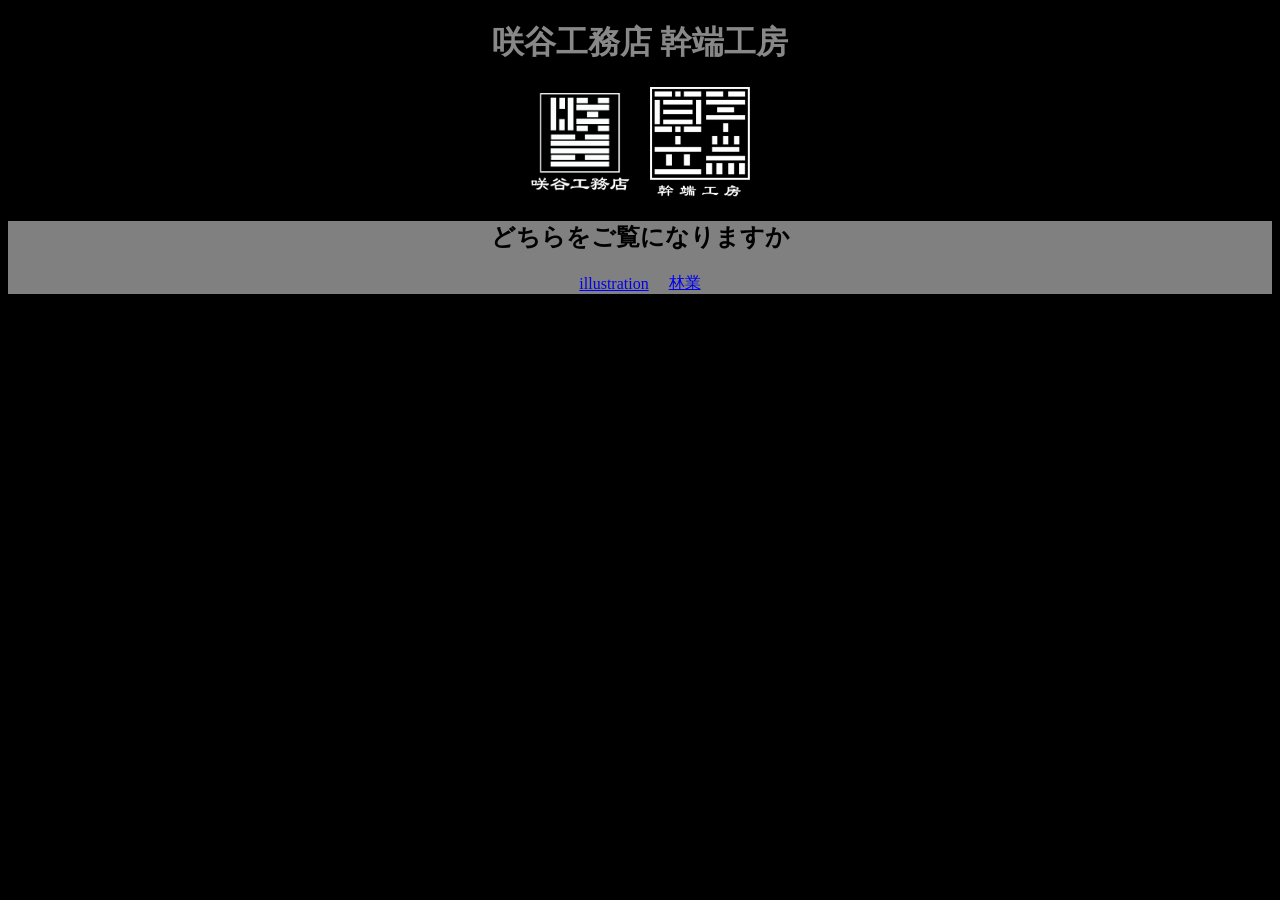
<file: index.html>
<!DOCTYPE html>
<html lang="ja">
<head>
    <meta charset="UTF-8">
    <meta http-equiv="X-UA-Compatible" content="IE=edge">
    <meta name="viewport" content="width=device-width, initial-scale=1.0">
    <link href="style.css" rel="stylesheet">
    <title>咲谷工務店</title>
</head>
<body>
    <header>
<h1>咲谷工務店 幹端工房</h1>
    </header>
    <div>
        <img src="images/sakitanimark.png" alt="サキタニコウムテン">
        <img src="images/mikibatamark.png" alt="ミキバタコウボウ">
    </div>
    <main>
<h2>どちらをご覧になりますか</h2>
<div>
 <a href="illustration.html">illustration</a>
 <a href="ringyo.html">林業</a>
 </div>
    </main>
    <aside>

    </aside>
    
</body>
</html>
</file>
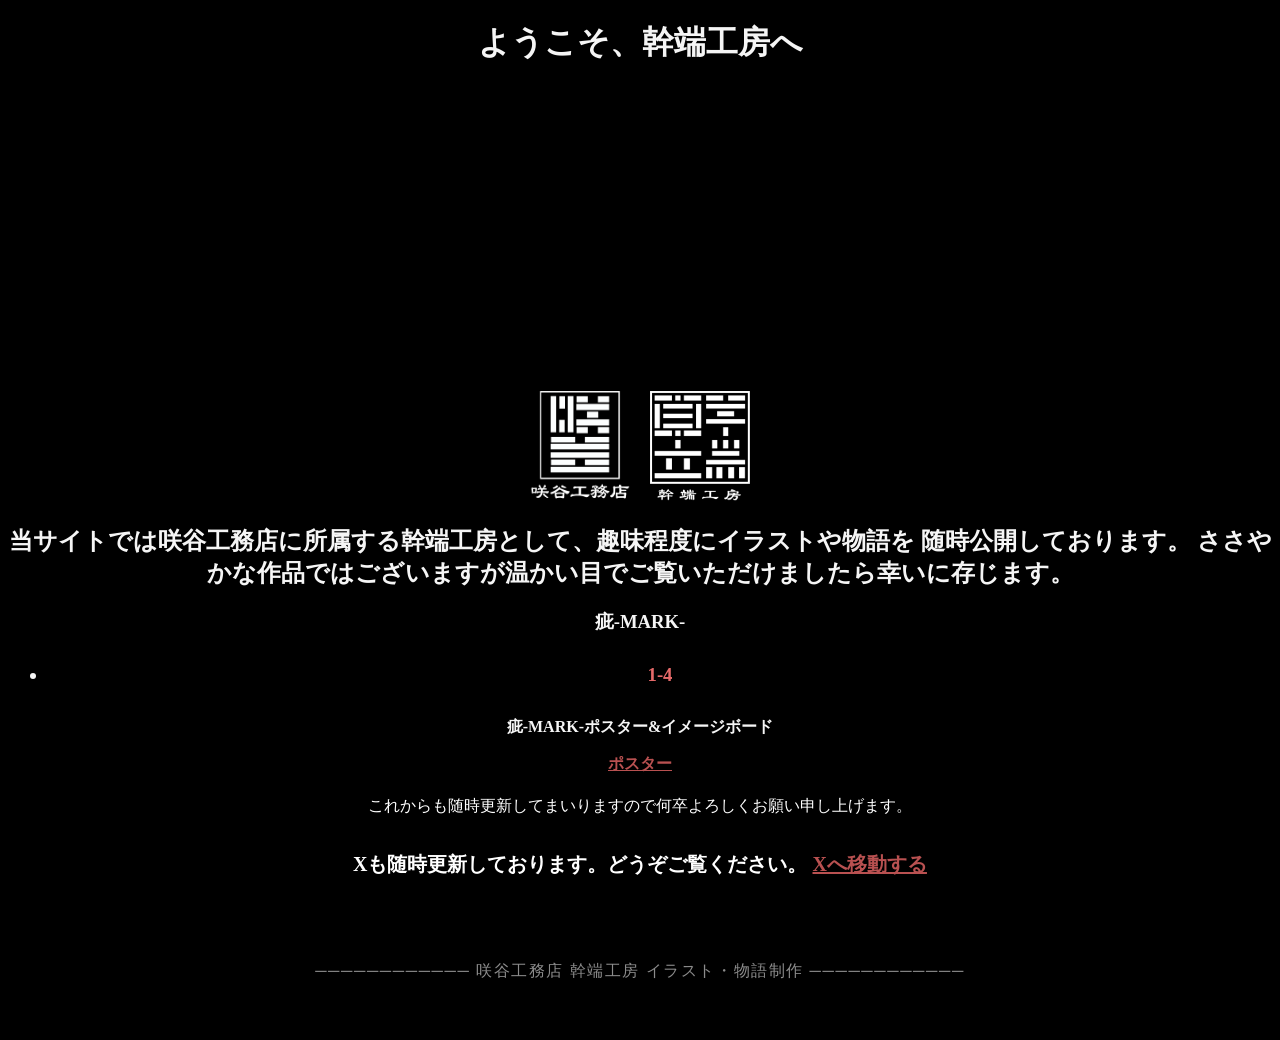
<file: illustration.html>
<!DOCTYPE html>
<html lang="ja">
<head>
    <meta charset="UTF-8">
    <meta name="viewport" content="width=device-width, initial-scale=1.0">
    <title>幹端工房</title>
    <link href="illustration.css" rel="stylesheet">
</head>
<body>
    <header>
    <h1>ようこそ、幹端工房へ</h1>
        <video autoplay muted loop playsinline class="vvheader-video">
            <source src="videos/titlemovie.mp4" type="video/mp4">
        </video>
        <div>
            <img src="images/sakitanimark.png" alt="サキタニコウムテン">
            <img src="images/mikibatamark.png" alt="ミキバタコウボウ">
        </div>
        <h2>当サイトでは咲谷工務店に所属する幹端工房として、趣味程度にイラストや物語を
            随時公開しております。
            ささやかな作品ではございますが温かい目でご覧いただけましたら幸いに存じます。
        </h2>
        <h3>
            <p>疵-MARK-</p>
            <ul class="story-list">
            <li><a href="mark1-4.html">1-4</a></li>
            </ul>
        </h3>
        <h4>
            <p>疵-MARK-ポスター&イメージボード</p>
            <a href="poster.html">ポスター</a>
    </header>

    <main>
        <p>これからも随時更新してまいりますので何卒よろしくお願い申し上げます。</p>
        <h5>
            Xも随時更新しております。どうぞご覧ください。
        <a href="https://x.com/mikibata1998?s=11">Xへ移動する</a>
        </h5>

       
    </main>
    <footer>
 ────────────
咲谷工務店 幹端工房 

イラスト・物語制作
────────────
        
    </footer>
    
</body>
</html>
</file>
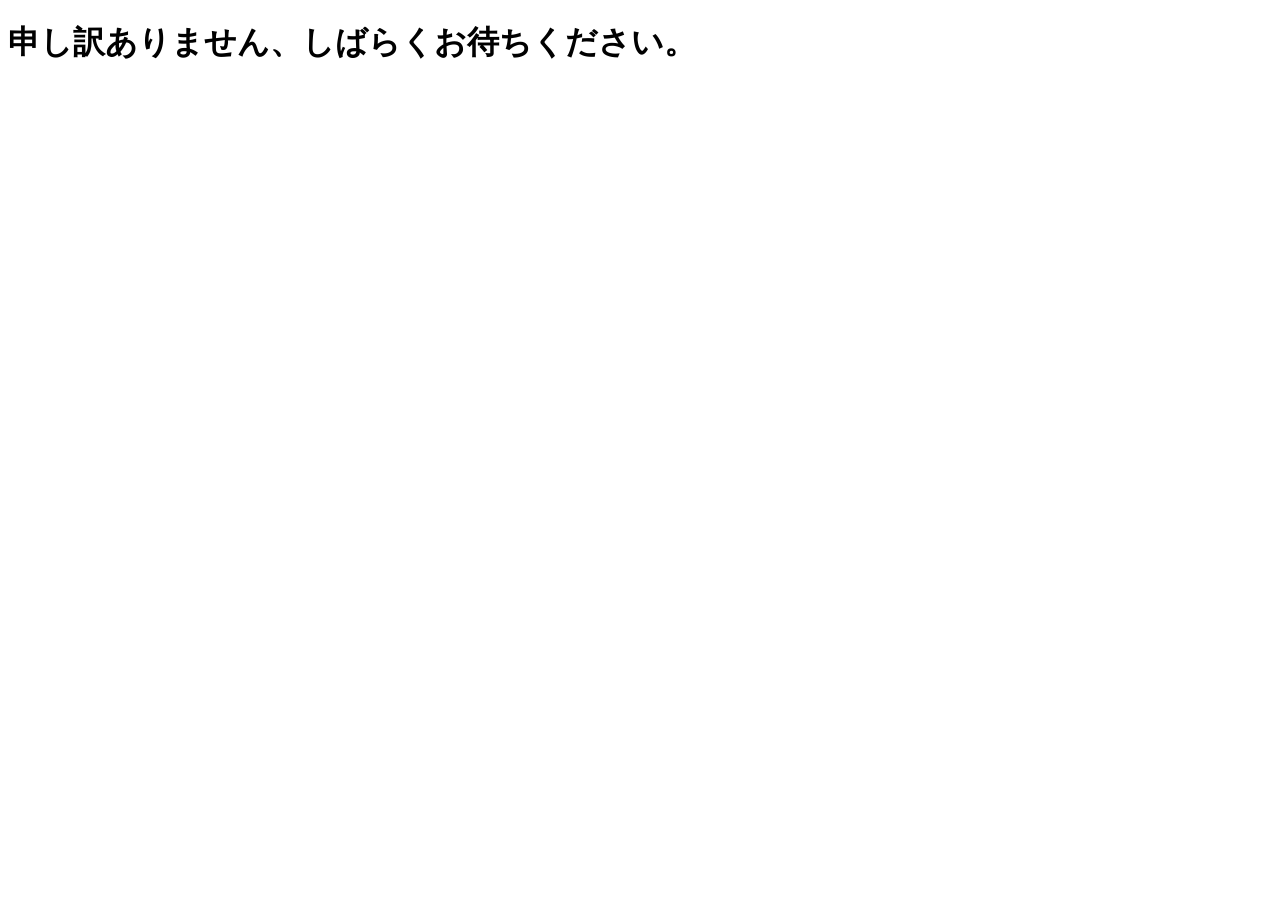
<file: mark1-4.html>
<!DOCTYPE html>
<html lang="ja">
<head>
    <meta charset="UTF-8">
    <meta name="viewport" content="width=device-width, initial-scale=1.0">
    <title>MARK1-4</title>
</head>
<body>
    <h1>申し訳ありません、しばらくお待ちください。</h1>
</body>
</html>
</file>
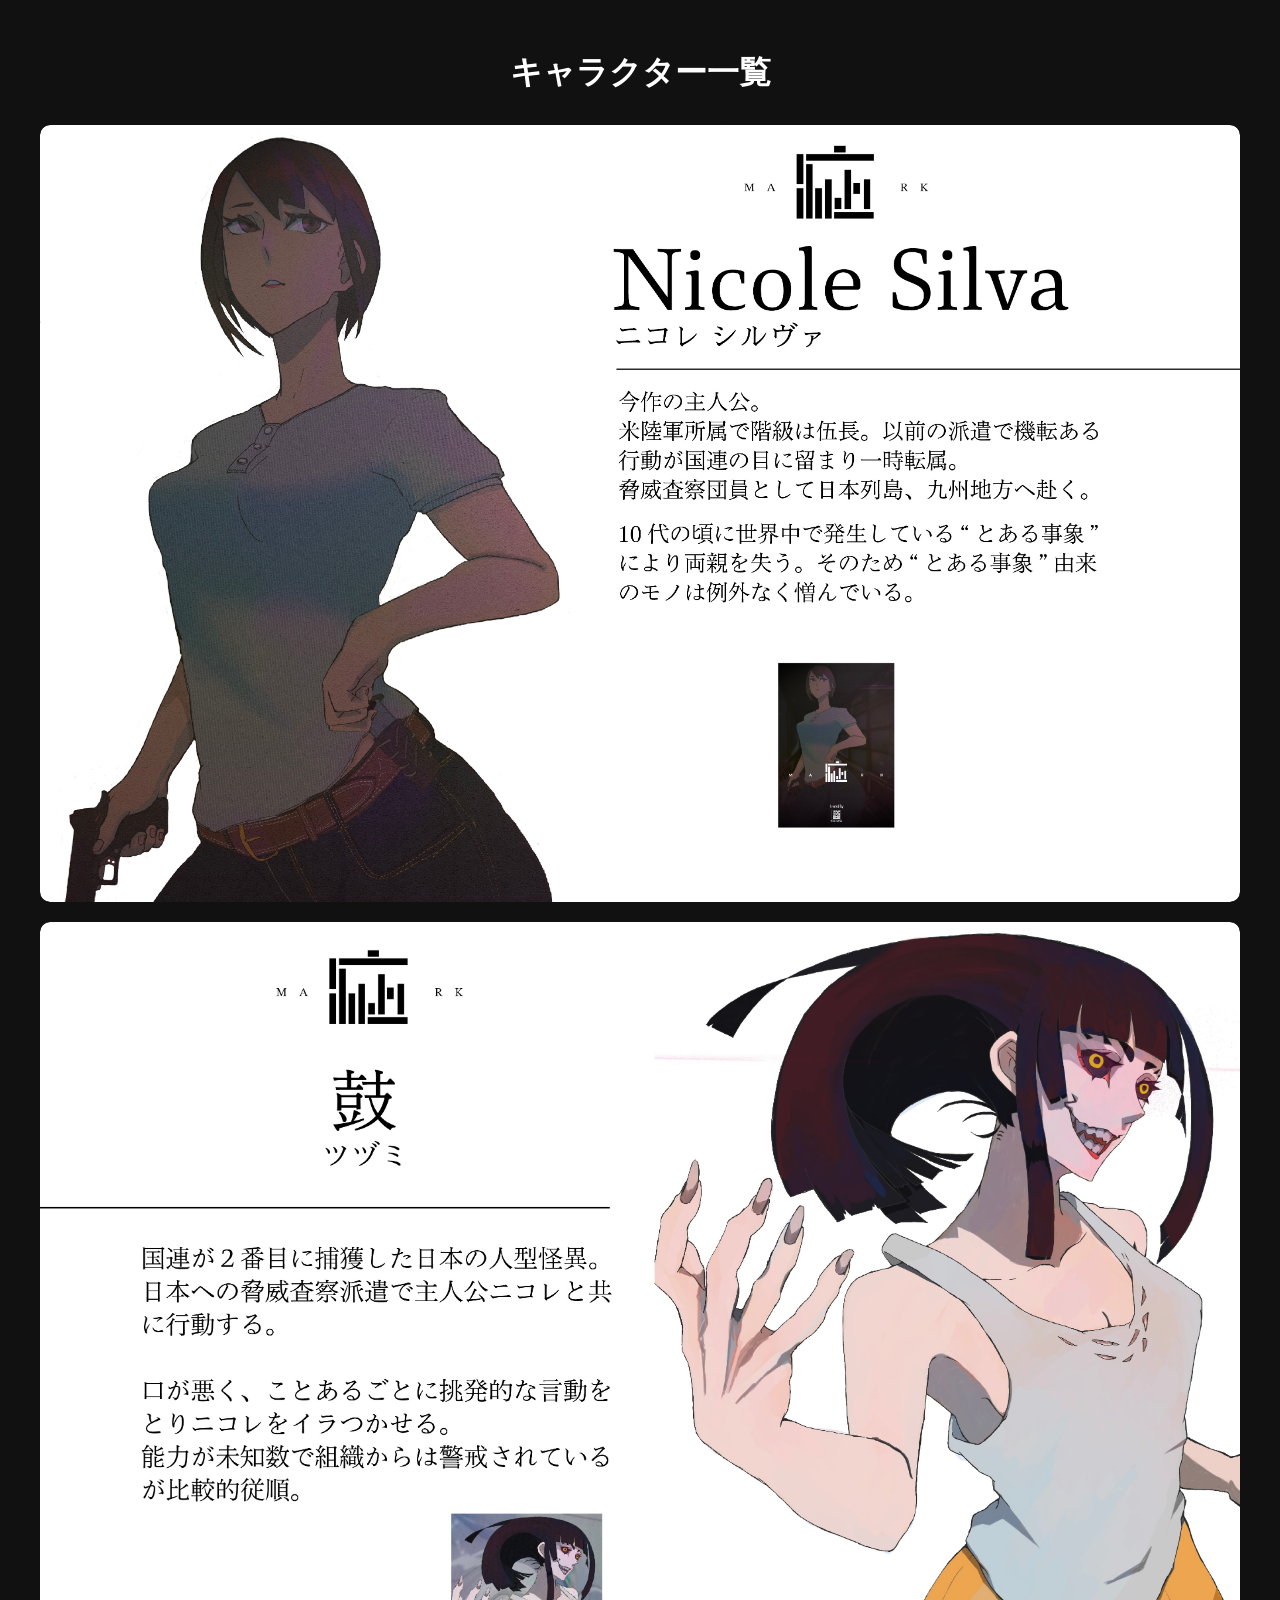
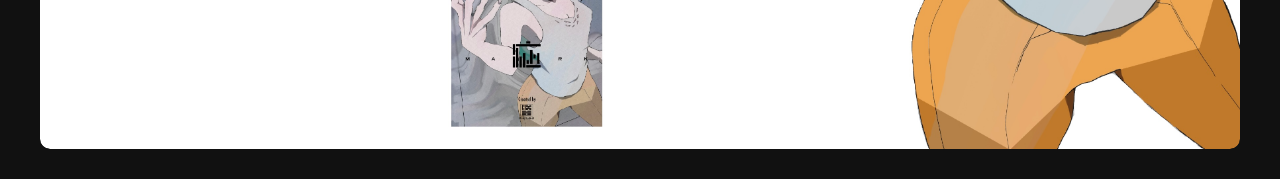
<file: poster.html>
<!DOCTYPE html>
<html lang="ja">
<head>
    <meta charset="UTF-8">
    <meta name="viewport" content="width=device-width, initial-scale=1.0">
    <title>MARK-poster</title>
    <link rel="stylesheet" href="poster.css">
</head>
<body>
   <h1>キャラクター一覧</h1>  
   <div class="gallery">
    <div class="item">
        <img src="images/nicole chara.jpeg" alt="紹介１">
    </div>
    <div class="item">
        <img src="images/tudumi chara.jpeg" alt="紹介２">
    </div>
   </div>
</body>
</html>
</file>
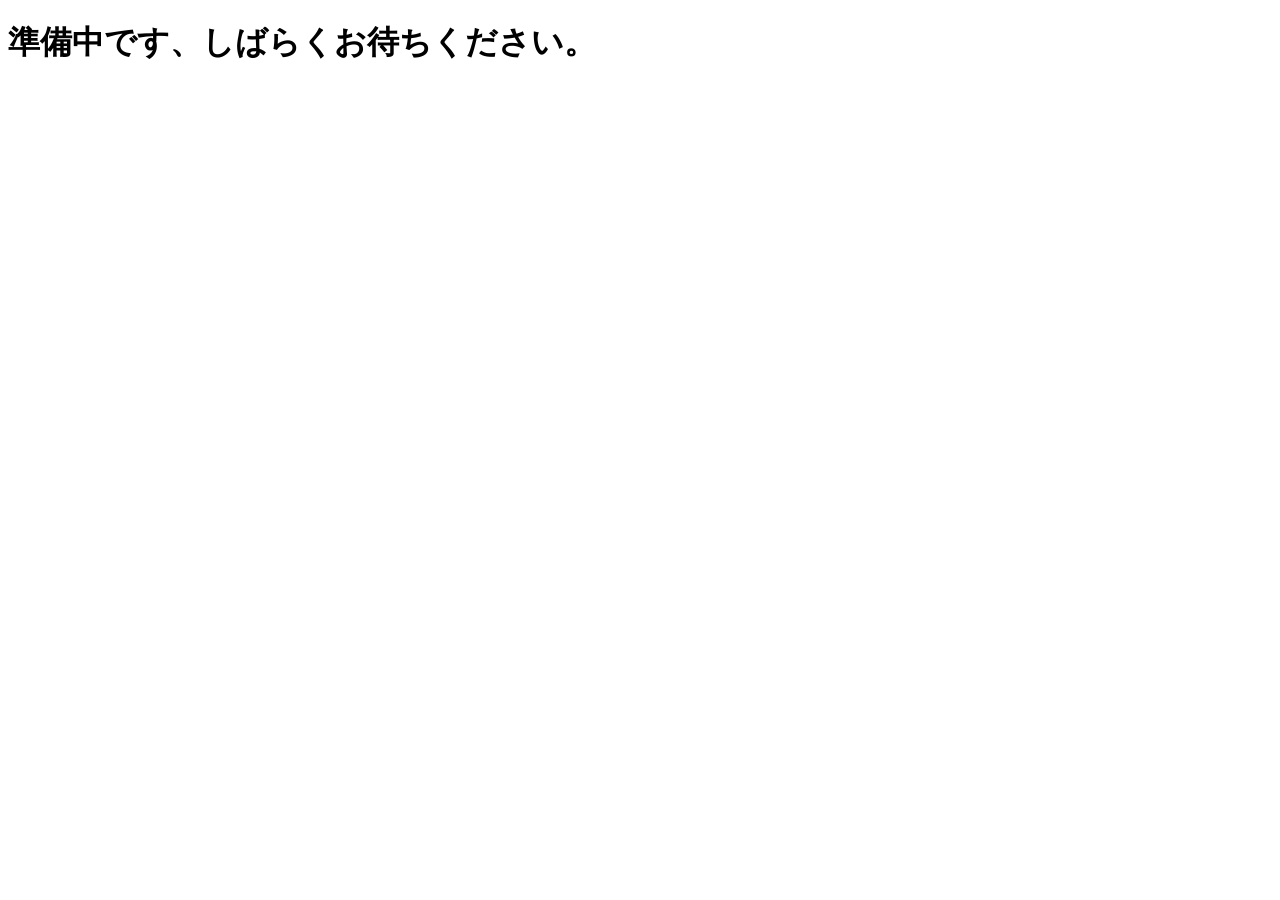
<file: ringyo.html>
<!DOCTYPE html>
<html lang="en">
<head>
    <meta charset="UTF-8">
    <meta name="viewport" content="width=device-width, initial-scale=1.0">
    <title>sakitani ringyo</title>
</head>
<body>
    <h1>準備中です、しばらくお待ちください。</h1>
    
</body>
</html>
</file>
<file: style.css>
body{
    background-color: black;
}
header{
    background-color: black;
}
h1{
    text-align: center;
    color: rgb(136, 136, 136);
}
main{
    background-color: gray;
}
h2{
    text-align: center;
}
div{
display: flex;
justify-content: center;
align-items: center;
gap: 20px;
} 
div{
		display: flex;
		justify-content: center;
		gap: 20px;
	}
	div img{
		width: 100px;
		height: auto;
	}
</file>
<file: illustration.css>
body{
	background-color: black;
}
.story-list li{
	margin: 15px 0;
}
	.story-list a {
		display: inline-block;
		padding: 10px 30px;
		text-decoration: none;
		color: rgb(229, 105, 105);
	}
	header{
	background-color: black;
	color: whitesmoke;
	text-align: center;
	}
	video{
	width: 100%;
	height: 300px;
	object-fit: cover;
	}
	div{
		display: flex;
		justify-content: center;
		gap: 20px;
	}
	div img{
		width: 100px;
		height: auto;
	}
	main{
		color: white;
		text-align: center;
	}
	p{
		text-align: center;
	}
	.story-lis	{background: #333;
		border-radius: 5px;
		transition: 0.3s;
	}
	a{
		color: #b95151;
	}
	footer{
		color: #8c8c8c;
		text-align: center;
		padding: 50px 20px;
		letter-spacing: 0.1em;
	}
	h5{
		font-size: 20px;
	}
</file>
<file: poster.css>
body{
    margin: 0;
    padding: 30px;
    background: #111;
}
h1{
    text-align: center;
    color: white;
    margin-bottom: 30px;
}
.gallery{
    display: grid;
    grid-template-columns: 4,1fr;
    gap: 20px;
    max-width: 1200px;
    margin: 0 auto;
}
.item img{
    width: 100%;
    display: block;
    border-radius: 10px;
}
.item{
    overflow: hidden;
    border-radius: 10px;
}
.item img{
    width: 100%;
    transition: 0.3s;
}
.item img:hover{
    transform: scale(1.05);
}
</file>
